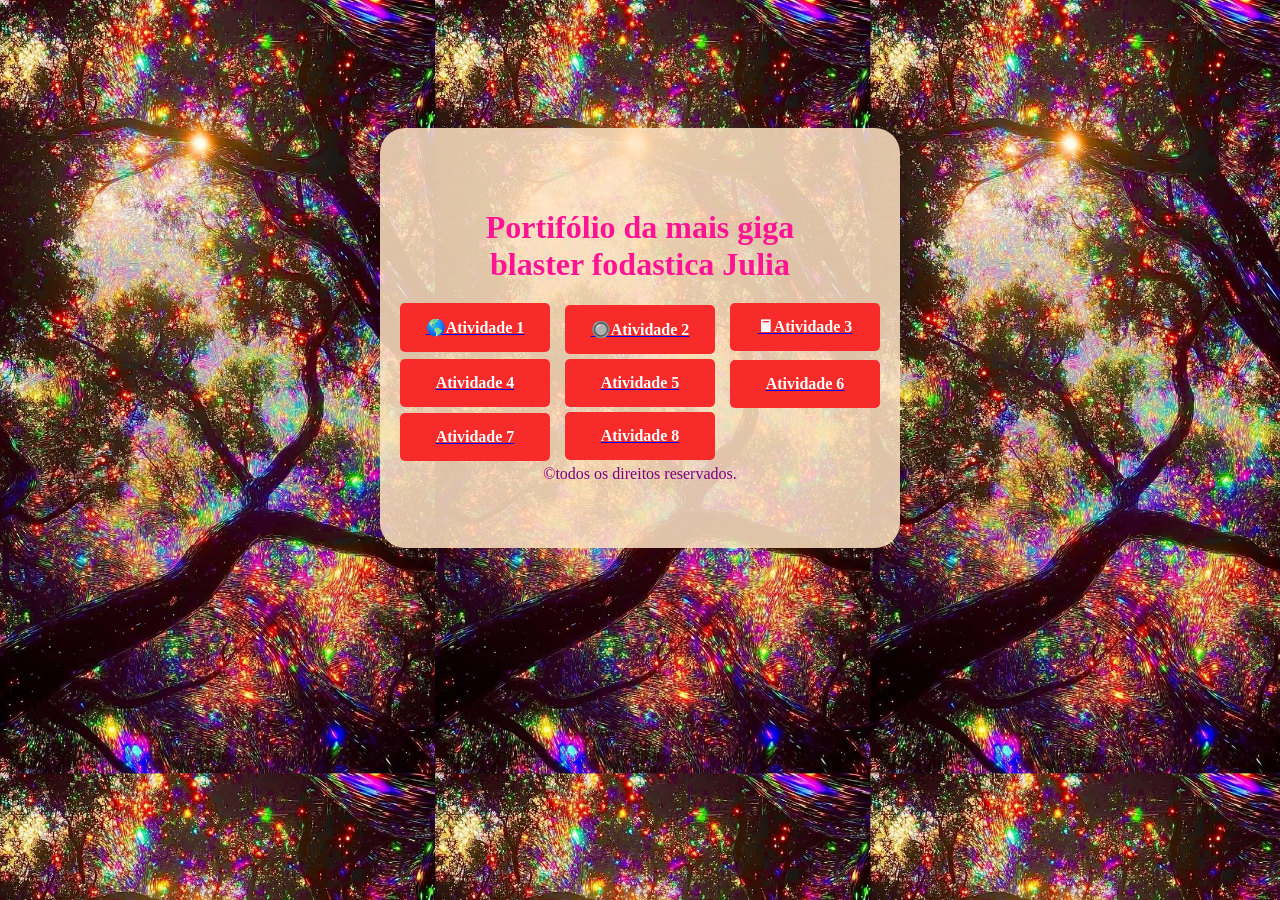
<file: index.html>
<!DOCTYPE html>
<html lang="pt-br">
<head>
    <meta charset="UTF-8">
    <meta name="viewport" content="width=device-width, initial-scale=1.0">
    <title>Portifólio</title>
    <link rel="stylesheet" href="style.css">
</head>
<body>
    <div class="euzinha">
<header>

<h1>Portifólio da mais giga blaster fodastica Julia</h1>
</header>
<main>
<a style="position: absolute; left: 400px;top: 298px;" href="atividade1/olamundo.html"><p>&#127758;Atividade 1</p></a>
<a href="atividade1/atividade2/botão.html"><p>&#128280;Atividade 2</p></a>
<a style="position: absolute; right: 400px;top: 298px;" href="atividade3/calculadoranota.html"><p>&#128425;Atividade 3</p></a>
<a style="position: absolute; left: 400px;top: 354px;" href="atividade4/parouimpar.html"><p>Atividade 4</p></a>
<a  href="atividade5/maior.html"><p>Atividade 5</p></a>
<a style="position: absolute; right: 400px;top: 355px;" href="atividade6/site.html"><p>Atividade 6</p></a>
<a style="position: absolute; left: 400px;top: 408px;" href="atividade7/aleatorio.html"><p>Atividade 7</p></a>
<a href="atividade8/azar.html"><p>Atividade 8</p></a>
</main>
<footer>
&#169;todos os direitos reservados.
</footer>
</div>
</body>
</html>
</file>
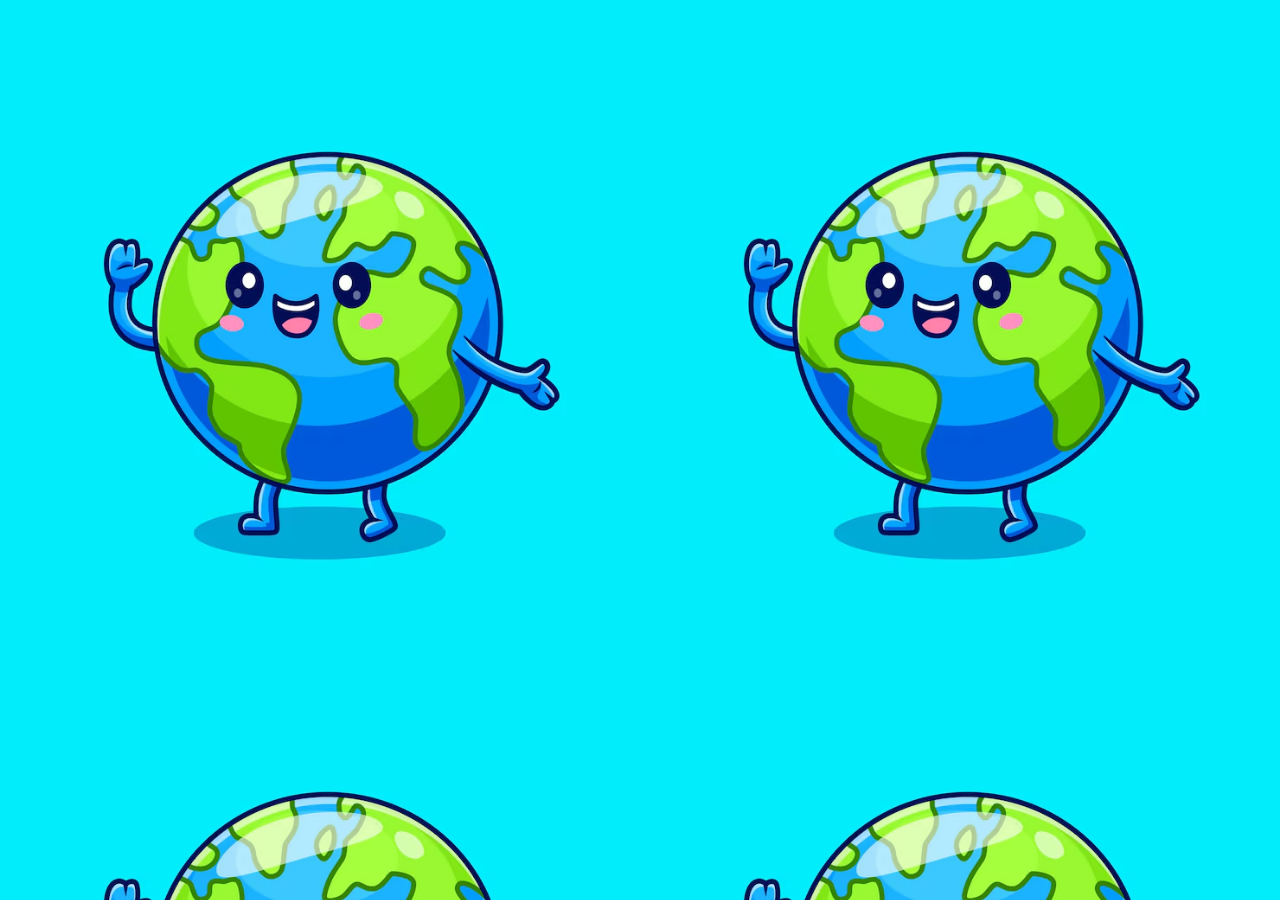
<file: atividade1/olamundo.html>
<!DOCTYPE html>
<html lang="pt-br">
<head>
    <meta charset="UTF-8">
    <meta name="viewport" content="width=device-width, initial-scale=1.0">
    <title>Olá Mundo!</title>
    <link rel="stylesheet" href="style.css">
</head>
<body>
    <script src="script.js"></script>
</body>
</html>
</file>
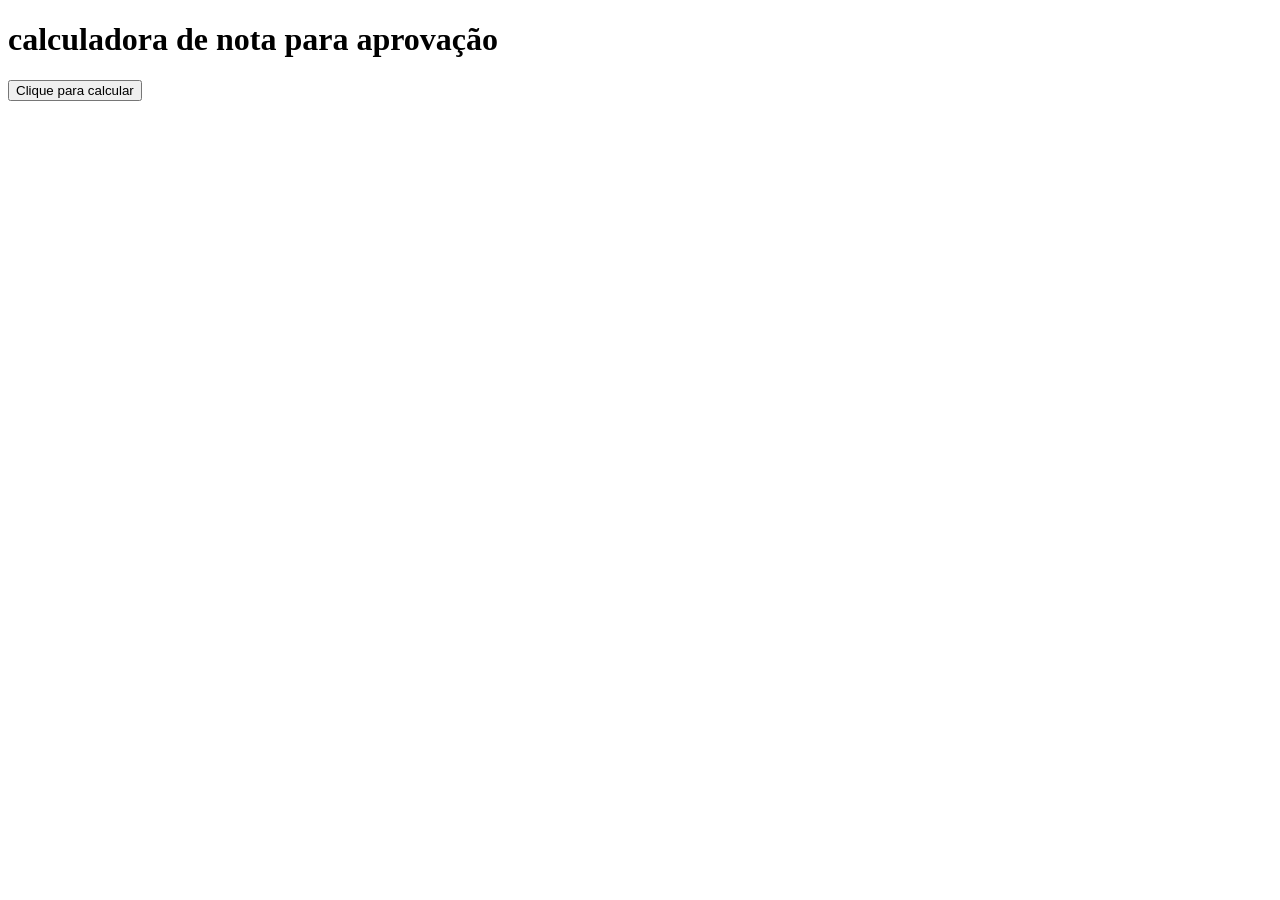
<file: atividade3/calculadoranota.html>
<!DOCTYPE html>
<html lang="pt-br">
<head>
    <meta charset="UTF-8">
    <meta name="viewport" content="width=device-width, initial-scale=1.0">
    <title>calculadora de notas</title>
</head>
<body>
    <h1>calculadora de nota para aprovação</h1>

    <button onclick="calcular()">Clique para calcular</button>

    <script src="script.js"></script>
</body>
</html>
</file>
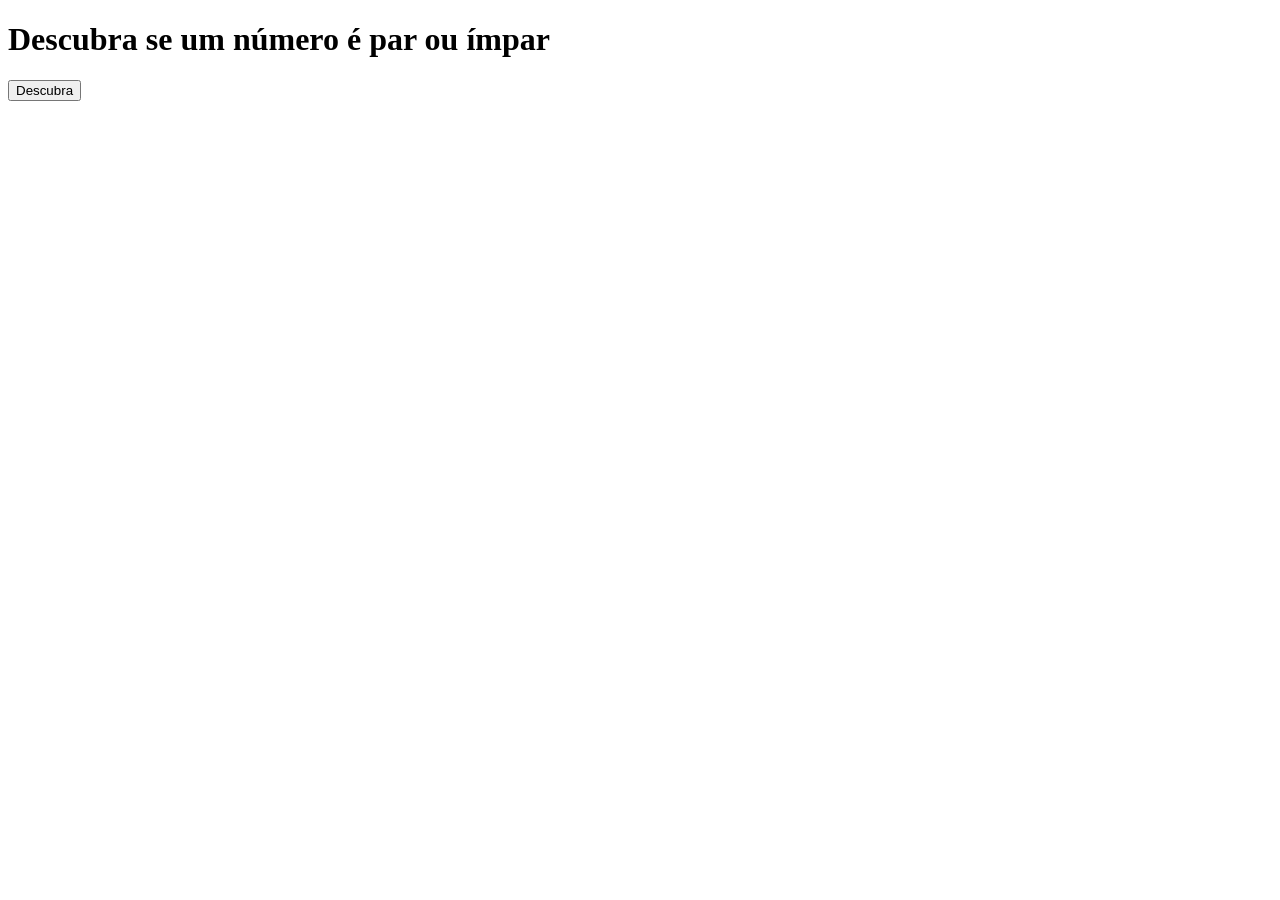
<file: atividade4/parouimpar.html>
<!DOCTYPE html>
<html lang="pt-br">
<head>
    <meta charset="UTF-8">
    <meta name="viewport" content="width=device-width, initial-scale=1.0">
    <title>Par ou ímpar?</title>
</head>
<body>
    <h1>Descubra se um número é par ou ímpar</h1>
 <button onclick="parouimpar()">Descubra</button>
<script src="script.js"></script>
</body>
</html>
</file>
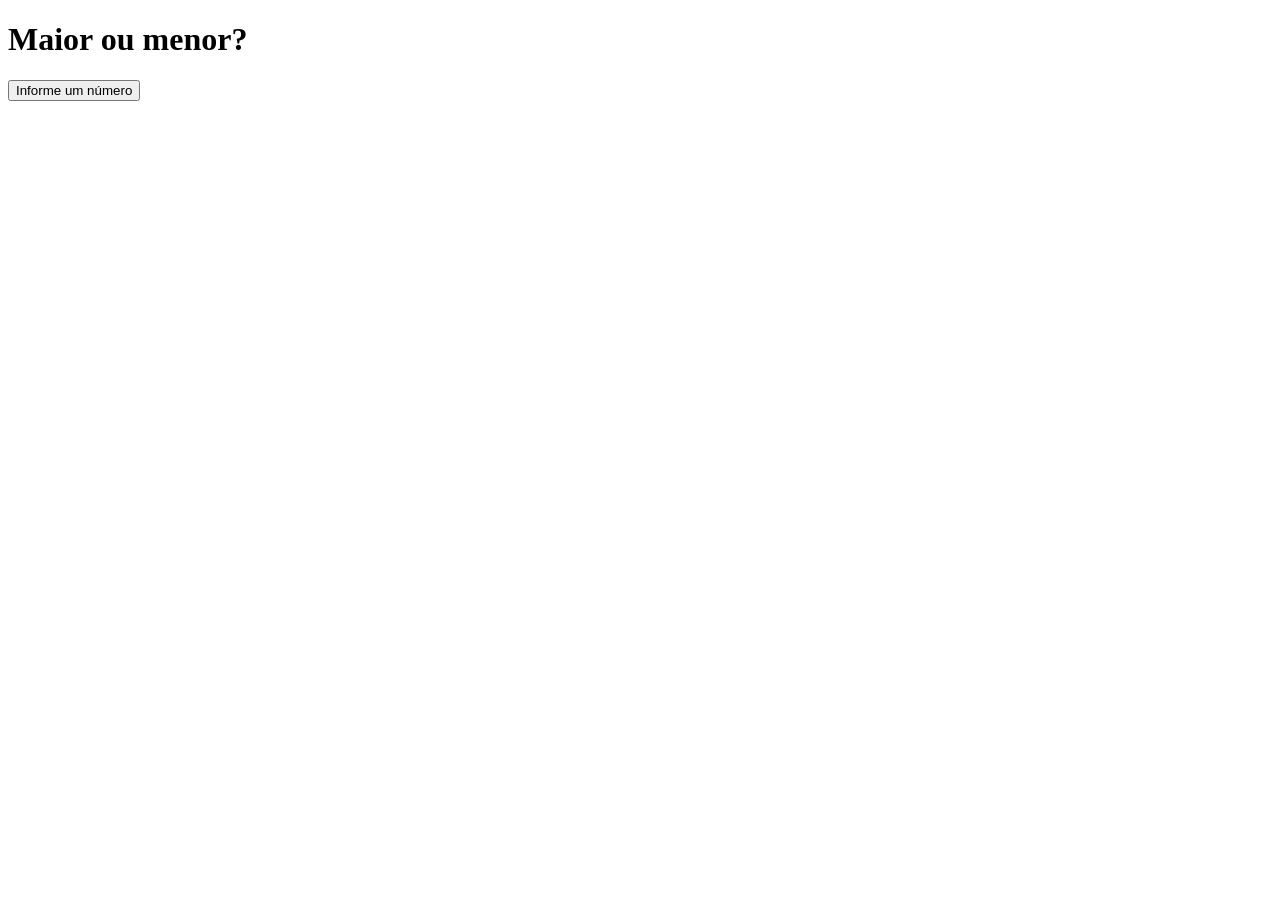
<file: atividade5/maior.html>
<!DOCTYPE html>
<html lang="pt-br">
<head>
    <meta charset="UTF-8">
    <meta name="viewport" content="width=device-width, initial-scale=1.0">
    <title>Maior ou menor?</title>
</head>
<body>
    <h1>Maior ou menor?</h1>
<button onclick="maior()">Informe um número</button>
<script src="script.js"></script>

</body>
</html>
</file>
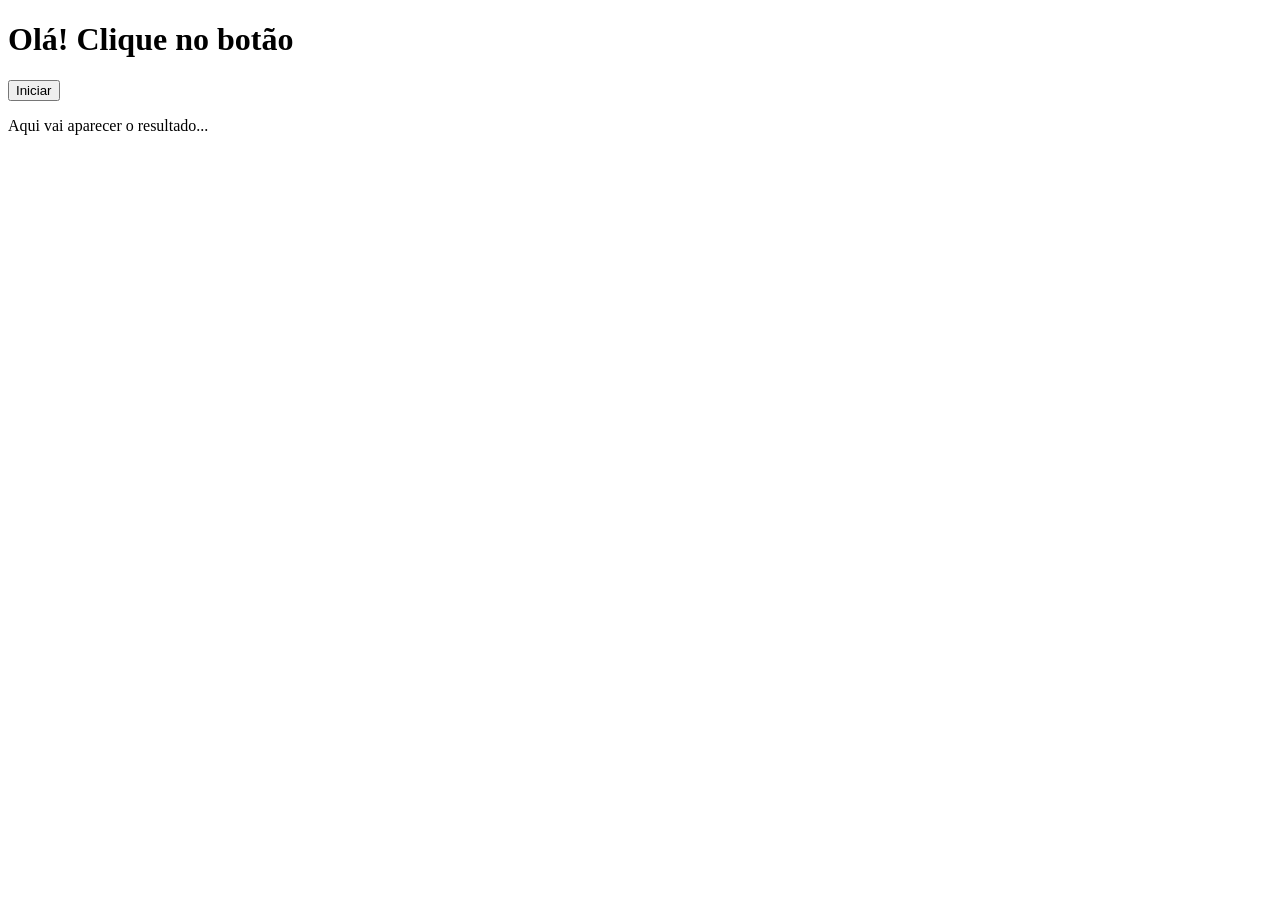
<file: atividade6/site.html>
<!DOCTYPE html>
<html lang="pt-br">
<head>
    <meta charset="UTF-8">
    <meta name="viewport" content="width=device-width, initial-scale=1.0">
    <title>Interagindo com o site</title>
</head>
<body>
    <h1>Olá! Clique no botão</h1>
<button onclick="site()">Iniciar</button>
<div id="mostrar">
    <p>Aqui vai aparecer o resultado...</p>
</div>
<script src="script.js"></script>
</body>
</html>
</file>
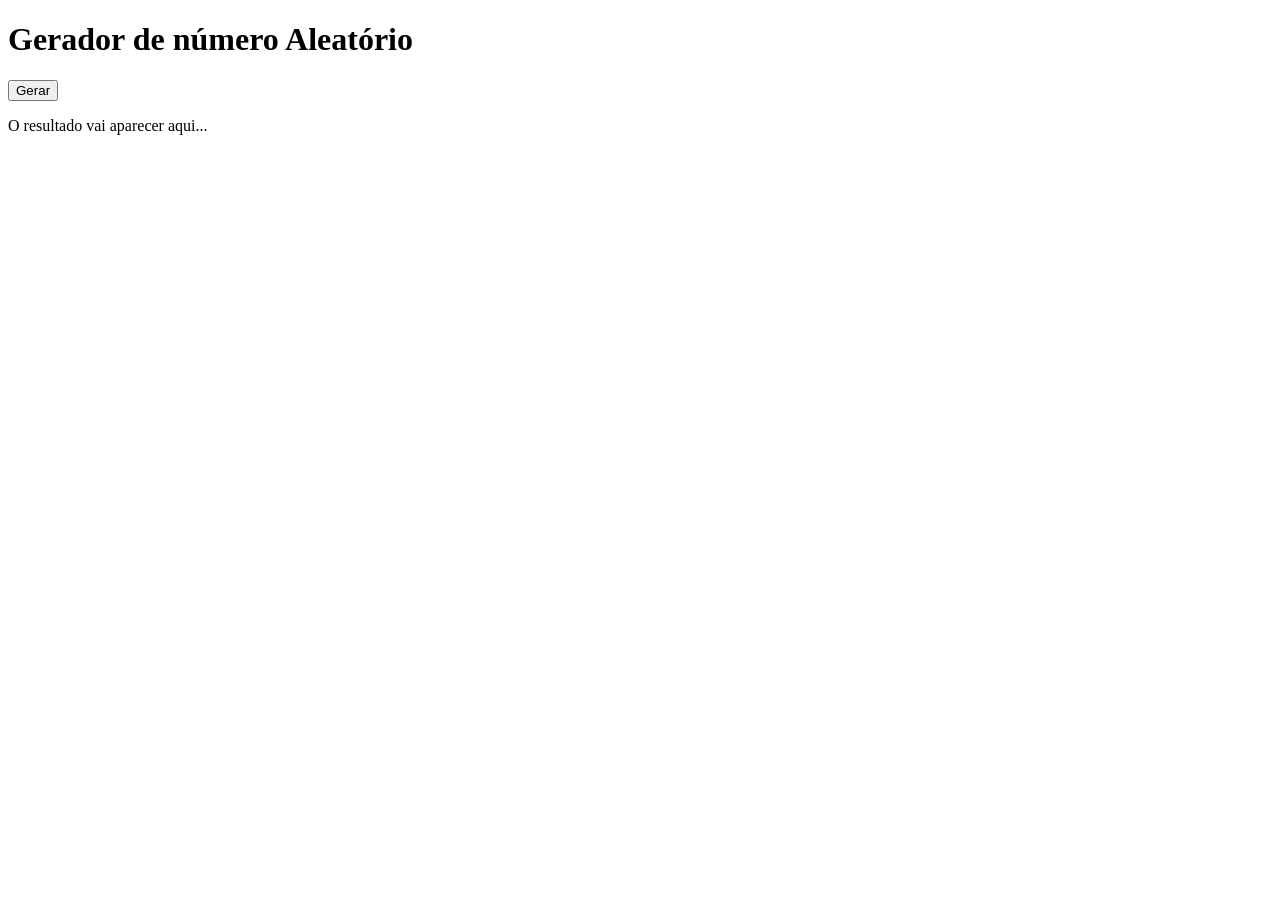
<file: atividade7/aleatorio.html>
<!DOCTYPE html>
<html lang="pt-br">
<head>
    <meta charset="UTF-8">
    <meta name="viewport" content="width=device-width, initial-scale=1.0">
    <title>Número Aleatório</title>
</head>
<body>
    <h1>Gerador de número Aleatório </h1>
   <button onclick="aleatorio()">Gerar</button>
   <div id="resultado">
    <p>O resultado vai aparecer aqui...</p>
   </div>
   <script src="scrpt.js"></script>
</body>
</html>
</file>
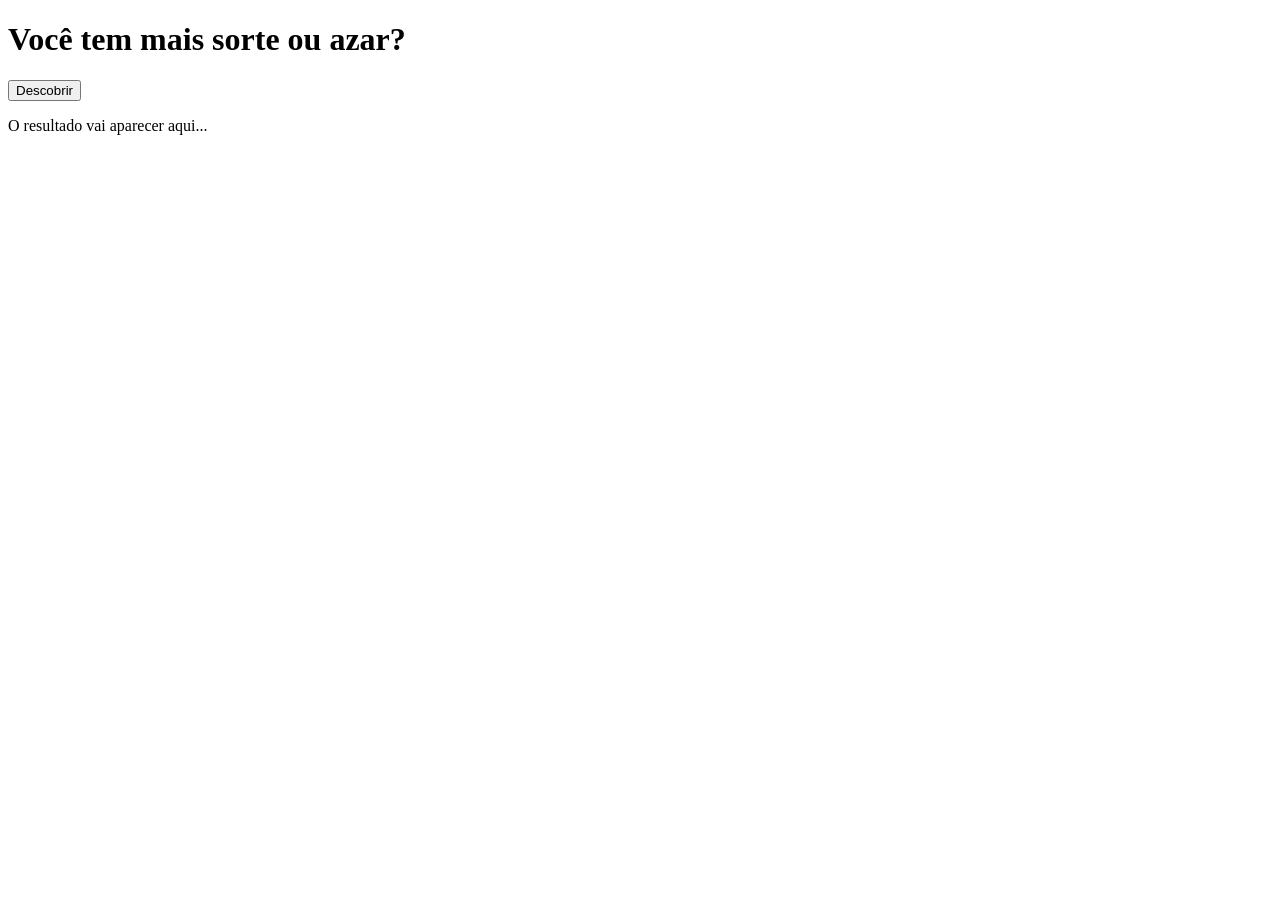
<file: atividade8/azar.html>
<!DOCTYPE html>
<html lang="pt-br">
<head>
    <meta charset="UTF-8">
    <meta name="viewport" content="width=device-width, initial-scale=1.0">
    <title>Sorte ou Azar</title>
</head>
<body>
    <h1>Você tem mais sorte ou azar?</h1>
<button onclick="sorte()">Descobrir</button>
    <div id="resultado">
        <p>O resultado vai aparecer aqui...</p>
    </div>
    <script src="script.js"></script>
</body>
</html>
</file>
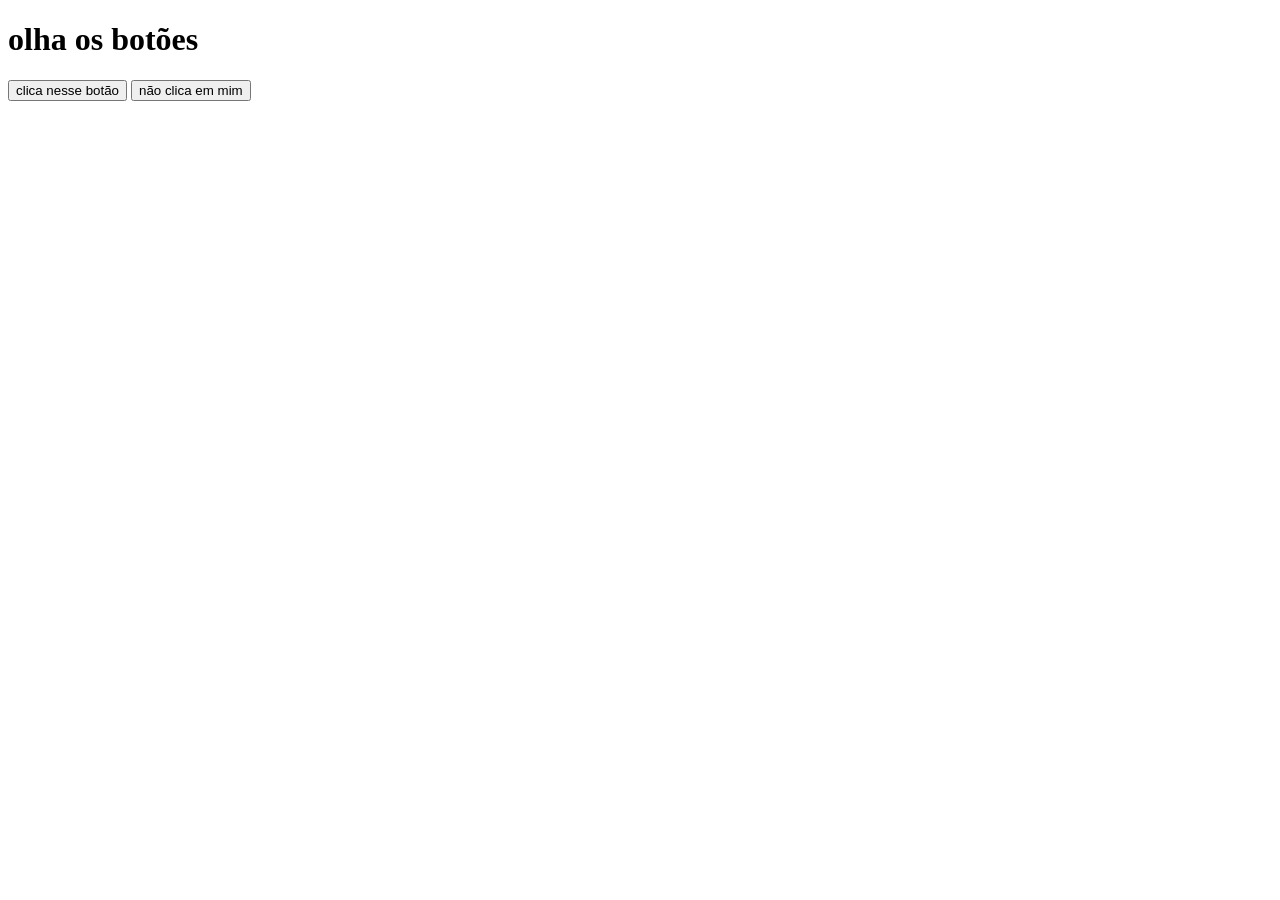
<file: atividade1/atividade2/botão.html>
<!DOCTYPE html>
<html lang="pt-br">
<head>
    <meta charset="UTF-8">
    <meta name="viewport" content="width=device-width, initial-scale=1.0">
    <title>O botão</title>
</head>
<body>
    <h1>olha os botões</h1>
<button onclick="botão1()">clica nesse botão</button>
<button onclick="botão2()">não clica em mim</button>
<script src="botão.js"></script>
</body>
</html>
</file>
<file: style.css>
body{
background-image: url("pinterest\ julia.jpg");
background-size: 34%;
display: grid;
text-align: center;
justify-content: center;
align-items: center;
}
a p{
    background-color: rgb(248, 43, 43);
    width: 150px;
    padding: 15px 0;
    text-align: center;
    color: rgb(255, 255, 255);
    font-weight: bold;
    border-radius: 5px;
    transition: 1s all;
    cursor: pointer;
    margin: 5px auto;
}
a p:hover{
    background-color: rgb(198, 10, 255);
transform: scale(1.2);
}
.euzinha{
    width: 400px;
    height: 300px;
background-color: rgba(255, 228, 196, 0.851);
border-radius: 25px;
text-align: center;
padding: 60px 60px;
margin-top: 120px;
}
h1{
    color: deeppink;
}
p{
    color: blue;
}
footer{
    color: purple;
}
</file>
<file: atividade1/style.css>
body{
    background-image: url("ola\ mundo.avif");
    background-size: 50%
}
</file>
